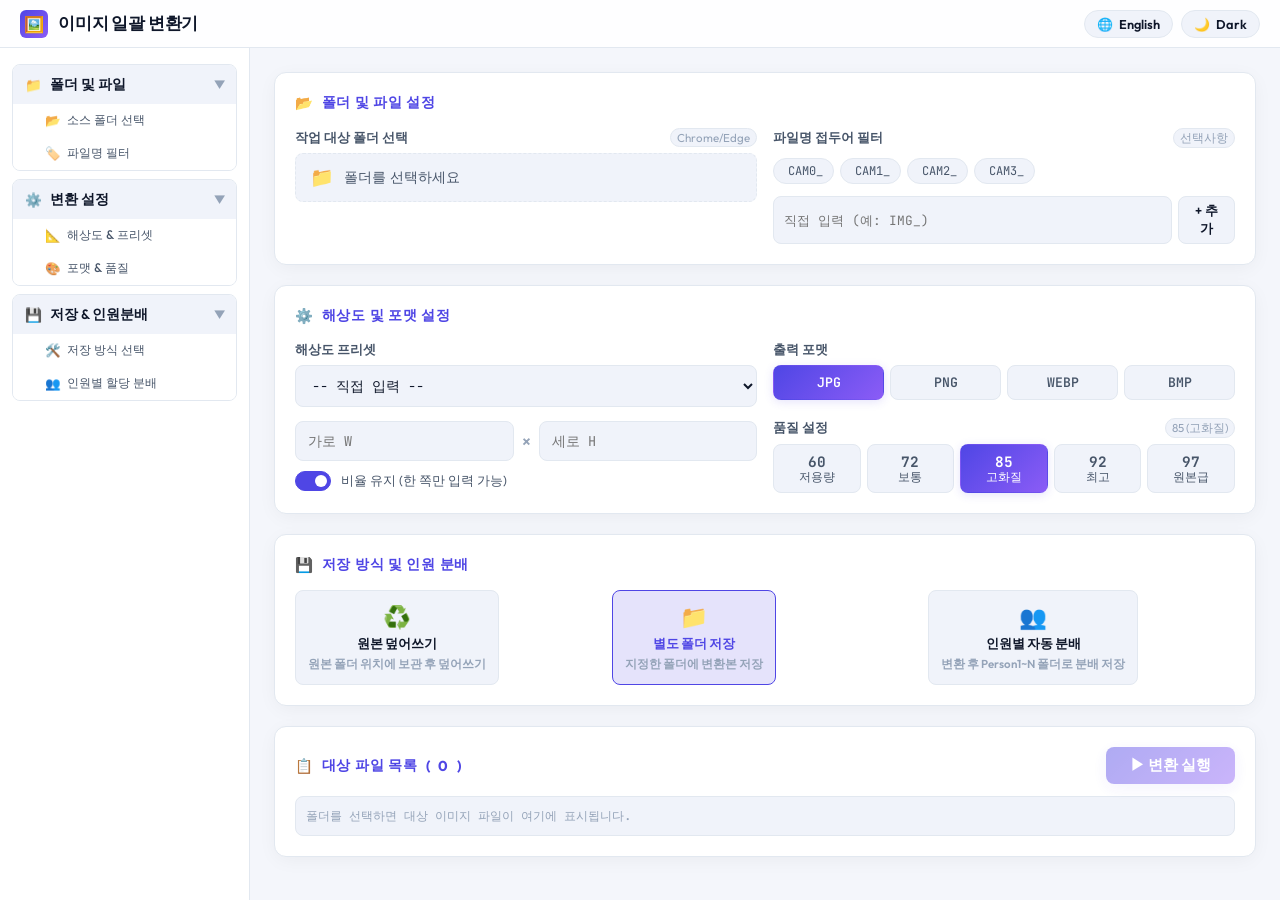
<file: imagetrans2/index.html>
<!DOCTYPE html>
<html lang="ko" data-theme="light">
<head>
  <meta charset="UTF-8" />
  <meta name="viewport" content="width=device-width, initial-scale=1.0" />
  <title>이미지 일괄 변환기 | Batch Image Converter</title>
  <meta name="description" content="폴더 내 이미지를 원하는 해상도·품질·포맷으로 일괄 변환 및 인원별 자동 분배 도구" />
  <link rel="preconnect" href="https://fonts.googleapis.com" />
  <link rel="preconnect" href="https://fonts.gstatic.com" crossorigin />
  <link href="https://fonts.googleapis.com/css2?family=Outfit:wght@300;400;500;600;700&family=JetBrains+Mono:wght@400;500;600&display=swap" rel="stylesheet" />
  <style>
    /* ═══════════════════════════════════════════════
       Theme Variables (Light default & Dark)
    ═══════════════════════════════════════════════ */
    :root, :root[data-theme="light"] {
      --bg-base:      #f4f6fb;
      --bg-surface:   #ffffff;
      --bg-card:      #ffffff;
      --bg-input:     #f0f3fa;
      --border:       #e2e8f0;
      --border-hi:    #6366f1;
      --accent:       #4f46e5;
      --accent-hover: #4338ca;
      --accent-2:     #8b5cf6;
      --accent-glow:  rgba(79, 70, 229, 0.15);
      --success:      #10b981;
      --warning:      #f59e0b;
      --danger:       #ef4444;
      --text-1:       #0f172a;
      --text-2:       #475569;
      --text-3:       #94a3b8;
      --radius:       12px;
      --radius-sm:    8px;
      --shadow:       0 4px 20px -2px rgba(0, 0, 0, 0.05);
      --header-bg:    rgba(255, 255, 255, 0.85);
      --sidebar-bg:   #ffffff;
    }

    :root[data-theme="dark"] {
      --bg-base:      #0b0e17;
      --bg-surface:   #131826;
      --bg-card:      #181e30;
      --bg-input:     #20273d;
      --border:       #2d3550;
      --border-hi:    #6366f1;
      --accent:       #6366f1;
      --accent-hover: #4f46e5;
      --accent-2:     #a855f7;
      --accent-glow:  rgba(99, 102, 241, 0.25);
      --success:      #34d399;
      --warning:      #fbbf24;
      --danger:       #f87171;
      --text-1:       #f8fafc;
      --text-2:       #cbd5e1;
      --text-3:       #64748b;
      --radius:       12px;
      --radius-sm:    8px;
      --shadow:       0 10px 30px rgba(0, 0, 0, 0.4);
      --header-bg:    rgba(19, 24, 38, 0.85);
      --sidebar-bg:   #131826;
    }

    *, *::before, *::after { box-sizing: border-box; margin: 0; padding: 0; }

    body {
      font-family: 'Outfit', sans-serif;
      background: var(--bg-base);
      color: var(--text-1);
      min-height: 100vh;
      display: flex;
      flex-direction: column;
      overflow-x: hidden;
      transition: background 0.25s ease, color 0.25s ease;
    }

    /* ═══════════════════════════════════════════════
       1. Top Header Bar (48px Slim)
    ═══════════════════════════════════════════════ */
    .top-header {
      height: 48px;
      background: var(--header-bg);
      backdrop-filter: blur(12px);
      border-bottom: 1px solid var(--border);
      display: flex;
      align-items: center;
      justify-content: space-between;
      padding: 0 20px;
      position: sticky;
      top: 0;
      z-index: 100;
    }

    .brand-logo {
      display: flex;
      align-items: center;
      gap: 10px;
      font-weight: 700;
      font-size: 1.05rem;
      letter-spacing: -0.01em;
    }

    .brand-logo .logo-icon {
      width: 28px;
      height: 28px;
      background: linear-gradient(135deg, var(--accent), var(--accent-2));
      border-radius: 6px;
      display: flex;
      align-items: center;
      justify-content: center;
      font-size: 16px;
      color: #fff;
    }

    .header-actions {
      display: flex;
      align-items: center;
      gap: 8px;
    }

    .toggle-btn {
      background: var(--bg-input);
      border: 1px solid var(--border);
      color: var(--text-1);
      padding: 5px 12px;
      border-radius: 20px;
      font-size: 0.8rem;
      font-weight: 600;
      font-family: inherit;
      cursor: pointer;
      display: flex;
      align-items: center;
      gap: 6px;
      transition: all 0.2s ease;
    }
    .toggle-btn:hover {
      border-color: var(--accent);
      color: var(--accent);
    }

    /* ═══════════════════════════════════════════════
       2. Layout Grid (Fixed Sidebar + Main Area)
    ═══════════════════════════════════════════════ */
    .app-body {
      display: flex;
      flex: 1;
      min-height: calc(100vh - 48px);
    }

    .sidebar {
      width: 250px;
      background: var(--sidebar-bg);
      border-right: 1px solid var(--border);
      padding: 16px 12px;
      display: flex;
      flex-direction: column;
      gap: 8px;
      position: sticky;
      top: 48px;
      height: calc(100vh - 48px);
      overflow-y: auto;
      flex-shrink: 0;
    }

    .nav-group {
      border: 1px solid var(--border);
      border-radius: var(--radius-sm);
      background: var(--bg-card);
      overflow: hidden;
      transition: border-color 0.2s ease;
    }
    .nav-group.active-group {
      border-color: var(--accent);
    }

    .nav-header {
      width: 100%;
      padding: 10px 12px;
      background: var(--bg-input);
      border: none;
      color: var(--text-1);
      font-family: inherit;
      font-size: 0.85rem;
      font-weight: 600;
      display: flex;
      align-items: center;
      justify-content: space-between;
      cursor: pointer;
      text-align: left;
    }
    .nav-header .title-wrap {
      display: flex;
      align-items: center;
      gap: 8px;
    }
    .nav-header .arrow {
      font-size: 0.75rem;
      transition: transform 0.2s ease;
      color: var(--text-3);
    }
    .nav-group.open .nav-header .arrow {
      transform: rotate(90deg);
    }

    .nav-items {
      max-height: 0;
      overflow: hidden;
      transition: max-height 0.25s ease-out;
      display: flex;
      flex-direction: column;
      background: var(--bg-surface);
    }
    .nav-group.open .nav-items {
      max-height: 300px;
    }

    .nav-item-btn {
      padding: 8px 12px 8px 32px;
      background: transparent;
      border: none;
      color: var(--text-2);
      font-family: inherit;
      font-size: 0.78rem;
      font-weight: 500;
      text-align: left;
      cursor: pointer;
      display: flex;
      align-items: center;
      gap: 6px;
      transition: color 0.15s ease, background 0.15s ease;
    }
    .nav-item-btn:hover {
      color: var(--accent);
      background: var(--accent-glow);
    }

    .main-content {
      flex: 1;
      padding: 24px;
      max-width: 1100px;
      margin: 0 auto;
      width: 100%;
      display: flex;
      flex-direction: column;
      gap: 20px;
    }

    /* ═══════════════════════════════════════════════
       3. Cards & Form Controls
    ═══════════════════════════════════════════════ */
    .card {
      background: var(--bg-card);
      border: 1px solid var(--border);
      border-radius: var(--radius);
      padding: 20px;
      box-shadow: var(--shadow);
      transition: background 0.25s, border-color 0.25s;
    }

    .card-header {
      display: flex;
      align-items: center;
      gap: 8px;
      font-size: 0.9rem;
      font-weight: 700;
      color: var(--accent);
      margin-bottom: 16px;
      text-transform: uppercase;
      letter-spacing: 0.05em;
    }

    .form-grid {
      display: grid;
      grid-template-columns: repeat(auto-fit, minmax(280px, 1fr));
      gap: 16px;
    }

    .form-group {
      display: flex;
      flex-direction: column;
      gap: 6px;
    }

    label {
      font-size: 0.82rem;
      font-weight: 600;
      color: var(--text-2);
      display: flex;
      align-items: center;
      justify-content: space-between;
    }
    label .badge {
      font-size: 0.72rem;
      font-weight: 400;
      background: var(--bg-input);
      border: 1px solid var(--border);
      color: var(--text-3);
      padding: 1px 6px;
      border-radius: 100px;
    }

    input[type="text"],
    input[type="number"],
    select {
      width: 100%;
      background: var(--bg-input);
      border: 1px solid var(--border);
      border-radius: var(--radius-sm);
      color: var(--text-1);
      font-family: 'JetBrains Mono', monospace;
      font-size: 0.85rem;
      padding: 10px 12px;
      outline: none;
      transition: border-color 0.2s, box-shadow 0.2s;
    }
    input[type="text"]:focus,
    input[type="number"]:focus,
    select:focus {
      border-color: var(--accent);
      box-shadow: 0 0 0 3px var(--accent-glow);
    }

    /* Folder Button */
    .folder-btn {
      width: 100%;
      display: flex;
      align-items: center;
      gap: 10px;
      background: var(--bg-input);
      border: 1px dashed var(--border);
      border-radius: var(--radius-sm);
      color: var(--text-2);
      font-size: 0.85rem;
      padding: 12px 14px;
      cursor: pointer;
      transition: all 0.2s ease;
    }
    .folder-btn:hover {
      border-color: var(--accent);
      color: var(--text-1);
      background: var(--bg-surface);
    }
    .folder-path-display {
      font-family: 'JetBrains Mono', monospace;
      font-size: 0.75rem;
      color: var(--success);
      padding: 6px 10px;
      background: rgba(16, 185, 129, 0.08);
      border: 1px solid rgba(16, 185, 129, 0.2);
      border-radius: 6px;
      word-break: break-all;
      margin-top: 4px;
      display: none;
    }
    .folder-path-display.visible { display: block; }

    /* Size Inputs */
    .size-row {
      display: grid;
      grid-template-columns: 1fr auto 1fr;
      gap: 8px;
      align-items: center;
    }
    .size-sep { color: var(--text-3); font-weight: 600; text-align: center; }

    /* Format Selection Pills */
    .format-pills {
      display: grid;
      grid-template-columns: repeat(4, 1fr);
      gap: 6px;
    }
    .fmt-pill {
      background: var(--bg-input);
      border: 1px solid var(--border);
      border-radius: var(--radius-sm);
      color: var(--text-2);
      font-family: 'JetBrains Mono', monospace;
      font-size: 0.82rem;
      font-weight: 600;
      padding: 8px 4px;
      cursor: pointer;
      text-align: center;
      transition: all 0.18s ease;
    }
    .fmt-pill:hover { border-color: var(--accent); color: var(--text-1); }
    .fmt-pill.active {
      background: linear-gradient(135deg, var(--accent), var(--accent-2));
      border-color: transparent;
      color: #ffffff;
      box-shadow: 0 2px 10px var(--accent-glow);
    }

    /* Quality 5 Steps */
    .quality-grid {
      display: grid;
      grid-template-columns: repeat(5, 1fr);
      gap: 6px;
    }
    .q-btn {
      background: var(--bg-input);
      border: 1px solid var(--border);
      border-radius: var(--radius-sm);
      color: var(--text-2);
      font-family: inherit;
      font-size: 0.72rem;
      padding: 8px 2px;
      cursor: pointer;
      text-align: center;
      transition: all 0.18s ease;
      line-height: 1.2;
    }
    .q-btn:hover { border-color: var(--accent); color: var(--text-1); }
    .q-btn.active {
      background: linear-gradient(135deg, var(--accent), var(--accent-2));
      border-color: transparent;
      color: #ffffff;
      box-shadow: 0 2px 10px var(--accent-glow);
    }
    .q-btn .q-num {
      display: block;
      font-family: 'JetBrains Mono', monospace;
      font-size: 0.9rem;
      font-weight: 700;
    }

    /* Toggle Switch */
    .toggle-row {
      display: flex;
      align-items: center;
      gap: 10px;
      margin-top: 4px;
    }
    .toggle-wrap {
      position: relative;
      width: 36px;
      height: 20px;
      flex-shrink: 0;
    }
    .toggle-wrap input { opacity: 0; width: 0; height: 0; position: absolute; }
    .toggle-track {
      position: absolute; inset: 0;
      background: var(--bg-input); border: 1px solid var(--border);
      border-radius: 100px; cursor: pointer; transition: all 0.2s ease;
    }
    .toggle-track::after {
      content: ''; position: absolute;
      width: 12px; height: 12px; top: 3px; left: 3px;
      background: var(--text-3); border-radius: 50%;
      transition: all 0.2s ease;
    }
    .toggle-wrap input:checked + .toggle-track {
      background: var(--accent); border-color: var(--accent);
    }
    .toggle-wrap input:checked + .toggle-track::after {
      transform: translateX(16px); background: #fff;
    }

    /* File Filter Tags */
    .filter-tags {
      display: flex; flex-wrap: wrap; gap: 6px; margin-top: 4px;
    }
    .filter-tag {
      display: inline-flex; align-items: center; gap: 4px;
      background: var(--bg-input); border: 1px solid var(--border);
      border-radius: 100px; padding: 4px 10px;
      font-family: 'JetBrains Mono', monospace;
      font-size: 0.75rem; color: var(--text-2);
      cursor: pointer; transition: all 0.18s ease;
    }
    .filter-tag:hover { border-color: var(--accent); color: var(--text-1); }
    .filter-tag.active {
      background: var(--accent-glow);
      border-color: var(--accent); color: var(--accent);
      font-weight: 600;
    }

    /* Mode Radio Cards */
    .save-mode-grid {
      display: grid;
      grid-template-columns: repeat(auto-fit, minmax(180px, 1fr));
      gap: 10px;
    }
    .save-mode-card {
      cursor: pointer;
      position: relative;
    }
    .save-mode-card input { position: absolute; opacity: 0; width: 0; height: 0; }
    .save-mode-box {
      padding: 12px;
      background: var(--bg-input);
      border: 1px solid var(--border);
      border-radius: var(--radius-sm);
      text-align: center;
      transition: all 0.2s ease;
      display: flex;
      flex-direction: column;
      gap: 4px;
    }
    .save-mode-box .sm-icon { font-size: 1.4rem; }
    .save-mode-box .sm-title { font-size: 0.82rem; font-weight: 700; color: var(--text-1); }
    .save-mode-box .sm-desc { font-size: 0.72rem; color: var(--text-3); line-height: 1.3; }
    .save-mode-card input:checked + .save-mode-box {
      background: var(--accent-glow);
      border-color: var(--accent);
    }
    .save-mode-card input:checked + .save-mode-box .sm-title { color: var(--accent); }

    /* Action Buttons */
    .btn-primary {
      width: 100%;
      padding: 14px;
      font-family: inherit;
      font-size: 0.95rem;
      font-weight: 700;
      color: #ffffff;
      background: linear-gradient(135deg, var(--accent) 0%, var(--accent-2) 100%);
      border: none;
      border-radius: var(--radius-sm);
      cursor: pointer;
      box-shadow: 0 4px 16px var(--accent-glow);
      transition: transform 0.15s ease, box-shadow 0.15s ease, opacity 0.15s ease;
    }
    .btn-primary:hover:not(:disabled) {
      transform: translateY(-2px);
      box-shadow: 0 8px 24px var(--accent-glow);
    }
    .btn-primary:disabled { opacity: 0.45; cursor: not-allowed; }

    /* File List & Allocation Preview */
    .file-preview-list {
      background: var(--bg-input);
      border: 1px solid var(--border);
      border-radius: var(--radius-sm);
      max-height: 200px;
      overflow-y: auto;
      font-family: 'JetBrains Mono', monospace;
      font-size: 0.78rem;
      padding: 10px;
      color: var(--text-2);
      display: flex;
      flex-direction: column;
      gap: 4px;
    }
    .person-alloc-grid {
      display: grid;
      grid-template-columns: repeat(auto-fill, minmax(220px, 1fr));
      gap: 10px;
      margin-top: 10px;
    }
    .person-card {
      background: var(--bg-input);
      border: 1px solid var(--border);
      border-radius: var(--radius-sm);
      padding: 10px 12px;
      font-size: 0.78rem;
    }
    .person-card-title {
      font-weight: 700;
      color: var(--accent);
      margin-bottom: 6px;
      display: flex;
      justify-content: space-between;
    }

    /* Progress & Summary */
    .progress-bar-bg {
      height: 8px;
      background: var(--bg-input);
      border-radius: 100px;
      overflow: hidden;
      margin: 8px 0;
    }
    .progress-bar-fill {
      height: 100%;
      background: linear-gradient(90deg, var(--accent), var(--accent-2));
      width: 0%;
      transition: width 0.25s ease;
    }

    .stats-row {
      display: grid;
      grid-template-columns: repeat(3, 1fr);
      gap: 12px;
      margin-bottom: 14px;
    }
    .stat-card {
      background: var(--bg-input);
      border: 1px solid var(--border);
      border-radius: var(--radius-sm);
      padding: 12px;
      text-align: center;
    }
    .stat-card .val {
      font-family: 'JetBrains Mono', monospace;
      font-size: 1.5rem;
      font-weight: 700;
    }
    .stat-card .lbl { font-size: 0.72rem; color: var(--text-3); margin-top: 2px; }
  </style>
</head>
<body>

  <!-- 1. Top Slim Header -->
  <header class="top-header">
    <div class="brand-logo">
      <div class="logo-icon">🖼️</div>
      <span id="appTitle">이미지 일괄 변환기</span>
    </div>
    <div class="header-actions">
      <button class="toggle-btn" id="langToggleBtn" onclick="toggleLanguage()">
        🌐 <span id="langLabel">English</span>
      </button>
      <button class="toggle-btn" id="themeToggleBtn" onclick="toggleTheme()">
        <span id="themeIcon">🌙</span> <span id="themeLabel">Dark</span>
      </button>
    </div>
  </header>

  <!-- 2. Main App Body -->
  <div class="app-body">

    <!-- Sidebar Navigation -->
    <aside class="sidebar">

      <div class="nav-group open" id="navGroup1">
        <button class="nav-header" onclick="toggleNav('navGroup1')">
          <span class="title-wrap">📁 <span data-i18n="nav1">폴더 및 파일</span></span>
          <span class="arrow">▶</span>
        </button>
        <div class="nav-items">
          <button class="nav-item-btn" onclick="scrollToSection('secFolder')">📂 <span data-i18n="nav1_1">소스 폴더 선택</span></button>
          <button class="nav-item-btn" onclick="scrollToSection('secFilter')">🏷️ <span data-i18n="nav1_2">파일명 필터</span></button>
        </div>
      </div>

      <div class="nav-group open" id="navGroup2">
        <button class="nav-header" onclick="toggleNav('navGroup2')">
          <span class="title-wrap">⚙️ <span data-i18n="nav2">변환 설정</span></span>
          <span class="arrow">▶</span>
        </button>
        <div class="nav-items">
          <button class="nav-item-btn" onclick="scrollToSection('secSize')">📐 <span data-i18n="nav2_1">해상도 & 프리셋</span></button>
          <button class="nav-item-btn" onclick="scrollToSection('secFormat')">🎨 <span data-i18n="nav2_2">포맷 & 품질</span></button>
        </div>
      </div>

      <div class="nav-group open" id="navGroup3">
        <button class="nav-header" onclick="toggleNav('navGroup3')">
          <span class="title-wrap">💾 <span data-i18n="nav3">저장 & 인원분배</span></span>
          <span class="arrow">▶</span>
        </button>
        <div class="nav-items">
          <button class="nav-item-btn" onclick="scrollToSection('secSaveMode')">🛠️ <span data-i18n="nav3_1">저장 방식 선택</span></button>
          <button class="nav-item-btn" onclick="scrollToSection('secAlloc')">👥 <span data-i18n="nav3_2">인원별 할당 분배</span></button>
        </div>
      </div>

    </aside>

    <!-- Main Content Area -->
    <main class="main-content">

      <!-- Section 1: Folder & File Filter -->
      <section class="card" id="secFolder">
        <div class="card-header">📂 <span data-i18n="sec1_title">폴더 및 파일 설정</span></div>
        <div class="form-grid">

          <div class="form-group">
            <label><span data-i18n="lbl_select_folder">작업 대상 폴더 선택</span> <span class="badge">Chrome/Edge</span></label>
            <button class="folder-btn" onclick="selectSourceFolder()">
              <span style="font-size:1.2rem">📁</span>
              <span id="srcFolderText" data-i18n="btn_choose_folder">폴더를 선택하세요</span>
            </button>
            <div class="folder-path-display" id="srcFolderPathDisplay"></div>
          </div>

          <div class="form-group" id="secFilter">
            <label><span data-i18n="lbl_file_filter">파일명 접두어 필터</span> <span class="badge" data-i18n="lbl_optional">선택사항</span></label>
            <div class="filter-tags" id="filterTags">
              <span class="filter-tag" data-prefix="CAM0_" onclick="toggleFilter(this)"><span class="dot"></span>CAM0_</span>
              <span class="filter-tag" data-prefix="CAM1_" onclick="toggleFilter(this)"><span class="dot"></span>CAM1_</span>
              <span class="filter-tag" data-prefix="CAM2_" onclick="toggleFilter(this)"><span class="dot"></span>CAM2_</span>
              <span class="filter-tag" data-prefix="CAM3_" onclick="toggleFilter(this)"><span class="dot"></span>CAM3_</span>
            </div>
            <div style="display:flex;gap:6px;margin-top:6px;">
              <input type="text" id="customFilterInput" placeholder="직접 입력 (예: IMG_)" style="padding:6px 10px;font-size:0.8rem;" />
              <button class="toggle-btn" onclick="addCustomFilter()" style="border-radius:var(--radius-sm);" data-i18n="btn_add">+ 추가</button>
            </div>
          </div>

        </div>
      </section>

      <!-- Section 2: Size, Format, Quality -->
      <section class="card" id="secSize">
        <div class="card-header">⚙️ <span data-i18n="sec2_title">해상도 및 포맷 설정</span></div>
        <div class="form-grid">

          <!-- Resolution -->
          <div class="form-group">
            <label><span data-i18n="lbl_preset">해상도 프리셋</span></label>
            <select id="sizePresetSelect" onchange="applyPreset(this.value)">
              <option value="" data-i18n="opt_custom">-- 직접 입력 --</option>
              <option value="1920,1080">📺 Full HD (1920 × 1080)</option>
              <option value="1280,720">🖥 HD (1280 × 720)</option>
              <option value="1024,768">🖼 XGA (1024 × 768)</option>
              <option value="800,600">📷 SVGA (800 × 600)</option>
              <option value="640,480">🔲 VGA (640 × 480)</option>
            </select>
            <div class="size-row" style="margin-top:8px;">
              <input type="number" id="inWidth" placeholder="가로 W" min="1" max="99999" />
              <span class="size-sep">×</span>
              <input type="number" id="inHeight" placeholder="세로 H" min="1" max="99999" />
            </div>
            <div class="toggle-row">
              <label class="toggle-wrap">
                <input type="checkbox" id="chkAspect" checked />
                <span class="toggle-track"></span>
              </label>
              <span style="font-size:0.8rem;color:var(--text-2);" data-i18n="lbl_keep_aspect">비율 유지</span>
            </div>
          </div>

          <!-- Format & Quality -->
          <div class="form-group" id="secFormat">
            <label><span data-i18n="lbl_format">출력 포맷</span></label>
            <div class="format-pills">
              <button class="fmt-pill active" data-fmt="jpg" onclick="selectFormat('jpg')">JPG</button>
              <button class="fmt-pill" data-fmt="png" onclick="selectFormat('png')">PNG</button>
              <button class="fmt-pill" data-fmt="webp" onclick="selectFormat('webp')">WEBP</button>
              <button class="fmt-pill" data-fmt="bmp" onclick="selectFormat('bmp')">BMP</button>
            </div>

            <label style="margin-top:12px;"><span data-i18n="lbl_quality">품질 설정</span> <span class="badge" id="qualityLabelBadge">85 (고화질)</span></label>
            <div class="quality-grid">
              <button class="q-btn" data-q="60" onclick="selectQuality(this)"><span class="q-num">60</span><span data-i18n="q_low">저용량</span></button>
              <button class="q-btn" data-q="72" onclick="selectQuality(this)"><span class="q-num">72</span><span data-i18n="q_mid">보통</span></button>
              <button class="q-btn active" data-q="85" onclick="selectQuality(this)"><span class="q-num">85</span><span data-i18n="q_high">고화질</span></button>
              <button class="q-btn" data-q="92" onclick="selectQuality(this)"><span class="q-num">92</span><span data-i18n="q_veryhigh">최고</span></button>
              <button class="q-btn" data-q="97" onclick="selectQuality(this)"><span class="q-num">97</span><span data-i18n="q_max">원본급</span></button>
            </div>
            <input type="hidden" id="selectedQualityVal" value="85" />
            <input type="hidden" id="selectedFormatVal" value="jpg" />
          </div>

        </div>
      </section>

      <!-- Section 3: Save Mode & Person Allocation -->
      <section class="card" id="secSaveMode">
        <div class="card-header">💾 <span data-i18n="sec3_title">저장 방식 및 인원 분배</span></div>

        <div class="save-mode-grid">
          <label class="save-mode-card">
            <input type="radio" name="saveMode" id="modeOverwrite" value="overwrite" onchange="onSaveModeChange()" />
            <div class="save-mode-box">
              <span class="sm-icon">♻️</span>
              <span class="sm-title" data-i18n="mode_overwrite_title">원본 덮어쓰기</span>
              <span class="sm-desc" data-i18n="mode_overwrite_desc">원본 폴더 위치에 보관 후 덮어쓰기</span>
            </div>
          </label>

          <label class="save-mode-card">
            <input type="radio" name="saveMode" id="modeSeparate" value="separate" checked onchange="onSaveModeChange()" />
            <div class="save-mode-box">
              <span class="sm-icon">📁</span>
              <span class="sm-title" data-i18n="mode_separate_title">별도 폴더 저장</span>
              <span class="sm-desc" data-i18n="mode_separate_desc">지정한 폴더에 변환본 저장</span>
            </div>
          </label>

          <label class="save-mode-card" id="secAlloc">
            <input type="radio" name="saveMode" id="modeAlloc" value="alloc" onchange="onSaveModeChange()" />
            <div class="save-mode-box">
              <span class="sm-icon">👥</span>
              <span class="sm-title" data-i18n="mode_alloc_title">인원별 자동 분배</span>
              <span class="sm-desc" data-i18n="mode_alloc_desc">변환 후 Person1~N 폴더로 분배 저장</span>
            </div>
          </label>
        </div>

        <!-- Dynamic Controls per Mode -->
        <div style="margin-top:16px; display:none;" id="boxSeparate">
          <label><span data-i18n="lbl_out_folder">출력 저장 폴더</span></label>
          <button class="folder-btn" onclick="selectOutputFolder()">
            <span style="font-size:1.2rem">📂</span>
            <span id="outFolderText" data-i18n="btn_choose_out_folder">출력 폴더 선택</span>
          </button>
          <div class="folder-path-display" id="outFolderPathDisplay"></div>
        </div>

        <div style="margin-top:16px; display:none;" id="boxAlloc">
          <div style="display:flex;gap:12px;align-items:center;">
            <div style="flex:1;">
              <label><span data-i18n="lbl_person_count">작업 인원 수</span></label>
              <input type="number" id="inPersonCount" value="3" min="1" max="50" oninput="updateAllocationPreview()" />
            </div>
            <div style="flex:2;">
              <label><span data-i18n="lbl_alloc_out_folder">분배 저장 위치</span></label>
              <button class="folder-btn" onclick="selectOutputFolder()">
                <span>📂</span>
                <span id="allocFolderText" data-i18n="btn_choose_out_folder">출력 폴더 선택</span>
              </button>
            </div>
          </div>
          <div class="person-alloc-grid" id="personAllocGrid"></div>
        </div>

      </section>

      <!-- Section 4: File List & Action -->
      <section class="card">
        <div style="display:flex;justify-content:space-between;align-items:center;margin-bottom:12px;">
          <div class="card-header" style="margin-bottom:0;">📋 <span data-i18n="sec4_title">대상 파일 목록</span> (<span id="fileCountText">0</span>)</div>
          <button class="btn-primary" id="btnStart" disabled onclick="startConversion()" style="width:auto;padding:8px 24px;">
            ▶ <span data-i18n="btn_start">변환 실행</span>
          </button>
        </div>

        <div class="file-preview-list" id="fileListContainer">
          <span style="color:var(--text-3);" data-i18n="msg_no_files">폴더를 선택하면 대상 이미지 파일이 여기에 표시됩니다.</span>
        </div>

        <!-- Progress Box -->
        <div id="progressBox" style="display:none;margin-top:16px;">
          <div style="display:flex;justify-content:space-between;font-size:0.82rem;font-weight:600;">
            <span id="progCurrentFile">처리 중...</span>
            <span id="progPct" style="color:var(--accent);font-family:'JetBrains Mono',monospace;">0%</span>
          </div>
          <div class="progress-bar-bg">
            <div class="progress-bar-fill" id="progFill"></div>
          </div>
        </div>

        <!-- Result Summary -->
        <div id="summaryBox" style="display:none;margin-top:16px;">
          <div class="stats-row">
            <div class="stat-card" style="color:var(--success);">
              <div class="val" id="statOk">0</div>
              <div class="lbl" data-i18n="stat_success">성공</div>
            </div>
            <div class="stat-card" style="color:var(--danger);">
              <div class="val" id="statFail">0</div>
              <div class="lbl" data-i18n="stat_fail">실패</div>
            </div>
            <div class="stat-card" style="color:var(--accent);">
              <div class="val" id="statSaving">0%</div>
              <div class="lbl" data-i18n="stat_saved">용량 절감률</div>
            </div>
          </div>
        </div>

      </section>

    </main>

  </div>

  <!-- ═══════════════════════════════════════════════
     JavaScript App Logic
  ═══════════════════════════════════════════════ -->
  <script>
    // App State
    let currentLang = 'ko';
    let currentTheme = 'light';
    let srcDirHandle = null;
    let outDirHandle = null;
    let imageFiles = [];
    let activeFilters = new Set();
    let totalBeforeSize = 0;
    let totalAfterSize = 0;

    // i18n Translations
    const i18n = {
      ko: {
        appTitle: "이미지 일괄 변환기",
        nav1: "폴더 및 파일", nav1_1: "소스 폴더 선택", nav1_2: "파일명 필터",
        nav2: "변환 설정", nav2_1: "해상도 & 프리셋", nav2_2: "포맷 & 품질",
        nav3: "저장 & 인원분배", nav3_1: "저장 방식 선택", nav3_2: "인원별 할당 분배",
        sec1_title: "폴더 및 파일 설정", lbl_select_folder: "작업 대상 폴더 선택", btn_choose_folder: "폴더를 선택하세요",
        lbl_file_filter: "파일명 접두어 필터", lbl_optional: "선택사항", btn_add: "+ 추가",
        sec2_title: "해상도 및 포맷 설정", lbl_preset: "해상도 프리셋", opt_custom: "-- 직접 입력 --",
        lbl_keep_aspect: "비율 유지 (한 쪽만 입력 가능)", lbl_format: "출력 포맷", lbl_quality: "품질 설정",
        q_low: "저용량", q_mid: "보통", q_high: "고화질", q_veryhigh: "최고", q_max: "원본급",
        sec3_title: "저장 방식 및 인원 분배", mode_overwrite_title: "원본 덮어쓰기", mode_overwrite_desc: "원본 폴더 위치에 보관 후 덮어쓰기",
        mode_separate_title: "별도 폴더 저장", mode_separate_desc: "지정한 폴더에 변환본 저장",
        mode_alloc_title: "인원별 자동 분배", mode_alloc_desc: "변환 후 Person1~N 폴더로 분배 저장",
        lbl_out_folder: "출력 저장 폴더", btn_choose_out_folder: "출력 폴더 선택",
        lbl_person_count: "작업 인원 수", lbl_alloc_out_folder: "분배 저장 위치",
        sec4_title: "대상 파일 목록", btn_start: "변환 실행", msg_no_files: "폴더를 선택하면 대상 이미지 파일이 여기에 표시됩니다.",
        stat_success: "성공", stat_fail: "실패", stat_saved: "용량 절감률"
      },
      en: {
        appTitle: "Batch Image Converter",
        nav1: "Folder & Files", nav1_1: "Select Source Folder", nav1_2: "Filename Filter",
        nav2: "Conversion Settings", nav2_1: "Resolution & Presets", nav2_2: "Format & Quality",
        nav3: "Save & Allocation", nav3_1: "Select Save Mode", nav3_2: "Person Allocation",
        sec1_title: "Folder & File Settings", lbl_select_folder: "Select Source Folder", btn_choose_folder: "Choose Folder",
        lbl_file_filter: "Filename Prefix Filter", lbl_optional: "Optional", btn_add: "+ Add",
        sec2_title: "Resolution & Format Settings", lbl_preset: "Resolution Presets", opt_custom: "-- Custom Input --",
        lbl_keep_aspect: "Keep Aspect Ratio", lbl_format: "Output Format", lbl_quality: "Quality Setting",
        q_low: "Low", q_mid: "Mid", q_high: "High", q_veryhigh: "Top", q_max: "Max",
        sec3_title: "Save Mode & Person Allocation", mode_overwrite_title: "Overwrite Original", mode_overwrite_desc: "Backup and overwrite in original folder",
        mode_separate_title: "Save to Separate Folder", mode_separate_desc: "Save converted images to specified folder",
        mode_alloc_title: "Auto Distribute by Person", mode_alloc_desc: "Convert & distribute to Person1~N folders",
        lbl_out_folder: "Output Folder", btn_choose_out_folder: "Choose Output Folder",
        lbl_person_count: "Number of Persons", lbl_alloc_out_folder: "Allocation Output Path",
        sec4_title: "Target File List", btn_start: "Start Conversion", msg_no_files: "Select a folder to display matching images here.",
        stat_success: "Success", stat_fail: "Failed", stat_saved: "Size Reduction"
      }
    };

    // DOM Ready Initialization
    document.addEventListener('DOMContentLoaded', () => {
      // Restore Theme & Lang
      const savedTheme = localStorage.getItem('theme') || 'light';
      setTheme(savedTheme);
      const savedLang = localStorage.getItem('lang') || 'ko';
      setLanguage(savedLang);
    });

    // Theme Switcher
    function toggleTheme() {
      setTheme(currentTheme === 'light' ? 'dark' : 'light');
    }
    function setTheme(theme) {
      currentTheme = theme;
      document.documentElement.setAttribute('data-theme', theme);
      localStorage.setItem('theme', theme);
      document.getElementById('themeIcon').textContent = theme === 'light' ? '🌙' : '☀️';
      document.getElementById('themeLabel').textContent = theme === 'light' ? 'Dark' : 'Light';
    }

    // Language Switcher
    function toggleLanguage() {
      setLanguage(currentLang === 'ko' ? 'en' : 'ko');
    }
    function setLanguage(lang) {
      currentLang = lang;
      localStorage.setItem('lang', lang);
      document.getElementById('langLabel').textContent = lang === 'ko' ? 'English' : '한국어';
      
      // Update UI Text
      document.querySelectorAll('[data-i18n]').forEach(el => {
        const key = el.getAttribute('data-i18n');
        if (i18n[lang][key]) {
          el.textContent = i18n[lang][key];
        }
      });
    }

    // Navigation Accordion & Smooth Scroll
    function toggleNav(id) {
      document.getElementById(id).classList.toggle('open');
    }
    function scrollToSection(secId) {
      const el = document.getElementById(secId);
      if (el) el.scrollIntoView({ behavior: 'smooth', block: 'start' });
    }

    // Source Folder Selection
    async function selectSourceFolder() {
      try {
        srcDirHandle = await window.showDirectoryPicker({ mode: 'readwrite' });
        document.getElementById('srcFolderText').textContent = '📁 ' + srcDirHandle.name;
        const display = document.getElementById('srcFolderPathDisplay');
        display.textContent = srcDirHandle.name;
        display.classList.add('visible');

        await scanImageFiles();
      } catch (e) {
        if (e.name !== 'AbortError') alert('Error selecting folder: ' + e.message);
      }
    }

    // Output Folder Selection
    async function selectOutputFolder() {
      try {
        outDirHandle = await window.showDirectoryPicker({ mode: 'readwrite' });
        const name = '📁 ' + outDirHandle.name;
        document.getElementById('outFolderText').textContent = name;
        document.getElementById('allocFolderText').textContent = name;
        const display = document.getElementById('outFolderPathDisplay');
        display.textContent = outDirHandle.name;
        display.classList.add('visible');
      } catch (e) {
        if (e.name !== 'AbortError') alert('Error selecting output folder: ' + e.message);
      }
    }

    // Filter Logic
    function toggleFilter(el) {
      const prefix = el.getAttribute('data-prefix');
      if (activeFilters.has(prefix)) {
        activeFilters.delete(prefix);
        el.classList.remove('active');
      } else {
        activeFilters.add(prefix);
        el.classList.add('active');
      }
      if (srcDirHandle) scanImageFiles();
    }

    function addCustomFilter() {
      const input = document.getElementById('customFilterInput');
      const val = input.value.trim();
      if (!val) return;
      
      const tag = document.createElement('span');
      tag.className = 'filter-tag active';
      tag.setAttribute('data-prefix', val);
      tag.innerHTML = `<span class="dot"></span>${val}`;
      tag.onclick = () => toggleFilter(tag);
      document.getElementById('filterTags').appendChild(tag);
      
      activeFilters.add(val);
      input.value = '';
      if (srcDirHandle) scanImageFiles();
    }

    function matchesFilter(filename) {
      if (activeFilters.size === 0) return true;
      const lower = filename.toLowerCase();
      for (const prefix of activeFilters) {
        if (lower.startsWith(prefix.toLowerCase())) return true;
      }
      return false;
    }

    // Image Scanning
    async function scanImageFiles() {
      imageFiles = [];
      totalBeforeSize = 0;
      await collectFilesRecursive(srcDirHandle, '');
      
      document.getElementById('fileCountText').textContent = imageFiles.length;
      document.getElementById('btnStart').disabled = imageFiles.length === 0;

      renderFileList();
      updateAllocationPreview();
    }

    async function collectFilesRecursive(dirHandle, relPath) {
      for await (const [name, handle] of dirHandle.entries()) {
        if (handle.kind === 'directory') {
          if (name === '_backup' || (outDirHandle && name === outDirHandle.name)) continue;
          await collectFilesRecursive(handle, relPath ? relPath + '/' + name : name);
        } else if (handle.kind === 'file') {
          const lower = name.toLowerCase();
          if ((lower.endsWith('.jpg') || lower.endsWith('.jpeg') || lower.endsWith('.png') || lower.endsWith('.webp') || lower.endsWith('.bmp')) && matchesFilter(name)) {
            const file = await handle.getFile();
            totalBeforeSize += file.size;
            imageFiles.push({
              name,
              relPath: relPath || '',
              handle,
              dirHandle,
              size: file.size
            });
          }
        }
      }
    }

    function renderFileList() {
      const container = document.getElementById('fileListContainer');
      if (imageFiles.length === 0) {
        container.innerHTML = `<span style="color:var(--text-3);">${i18n[currentLang].msg_no_files}</span>`;
        return;
      }
      container.innerHTML = imageFiles.map(f => `
        <div style="display:flex;justify-content:space-between;">
          <span>🖼️ ${f.name} <small style="color:var(--text-3);">(${f.relPath || 'root'})</small></span>
          <span>${(f.size / 1024).toFixed(1)} KB</span>
        </div>
      `).join('');
    }

    // Save Mode Switcher
    function onSaveModeChange() {
      const mode = document.querySelector('input[name="saveMode"]:checked').value;
      document.getElementById('boxSeparate').style.display = mode === 'separate' ? 'block' : 'none';
      document.getElementById('boxAlloc').style.display = mode === 'alloc' ? 'block' : 'none';
      if (mode === 'alloc') updateAllocationPreview();
    }

    // Person Allocation Preview
    function updateAllocationPreview() {
      const mode = document.querySelector('input[name="saveMode"]:checked').value;
      if (mode !== 'alloc') return;

      const personCount = Math.max(1, parseInt(document.getElementById('inPersonCount').value) || 1);
      const grid = document.getElementById('personAllocGrid');
      grid.innerHTML = '';

      const personBuckets = Array.from({ length: personCount }, () => []);
      imageFiles.forEach((file, idx) => {
        personBuckets[idx % personCount].push(file);
      });

      personBuckets.forEach((files, i) => {
        const card = document.createElement('div');
        card.className = 'person-card';
        card.innerHTML = `
          <div class="person-card-title">
            <span>👤 Person ${i + 1}</span>
            <span>${files.length} items</span>
          </div>
          <div style="color:var(--text-3);font-size:0.72rem;max-height:80px;overflow-y:auto;">
            ${files.map(f => f.name).join('<br>') || '<em>No items</em>'}
          </div>
        `;
        grid.appendChild(card);
      });
    }

    // Preset & Format Controls
    function applyPreset(val) {
      if (!val) return;
      const [w, h] = val.split(',');
      document.getElementById('inWidth').value = w;
      document.getElementById('inHeight').value = h;
    }

    function selectFormat(fmt) {
      document.querySelectorAll('.fmt-pill').forEach(b => b.classList.remove('active'));
      document.querySelector(`.fmt-pill[data-fmt="${fmt}"]`).classList.add('active');
      document.getElementById('selectedFormatVal').value = fmt;
    }

    function selectQuality(btn) {
      document.querySelectorAll('.q-btn').forEach(b => b.classList.remove('active'));
      btn.classList.add('active');
      const q = btn.getAttribute('data-q');
      document.getElementById('selectedQualityVal').value = q;
      document.getElementById('qualityLabelBadge').textContent = `${q}`;
    }

    // Canvas BMP Manual Encoder (24-bit RGB)
    function encodeBMP(imageData) {
      const width = imageData.width;
      const height = imageData.height;
      const data = imageData.data;
      const padding = (4 - (width * 3) % 4) % 4;
      const fileSize = 54 + (width * 3 + padding) * height;

      const buffer = new ArrayBuffer(fileSize);
      const view = new DataView(buffer);

      // BMP Header
      view.setUint16(0, 0x4D42, true); // "BM"
      view.setUint32(2, fileSize, true);
      view.setUint32(6, 0, true);
      view.setUint32(10, 54, true); // Data offset

      // DIB Header
      view.setUint32(14, 40, true);
      view.setInt32(18, width, true);
      view.setInt32(22, -height, true); // top-down
      view.setUint16(26, 1, true); // Planes
      view.setUint16(28, 24, true); // 24-bit
      view.setUint32(30, 0, true); // No compression
      view.setUint32(34, (width * 3 + padding) * height, true);

      let offset = 54;
      for (let y = 0; y < height; y++) {
        for (let x = 0; x < width; x++) {
          const idx = (y * width + x) * 4;
          view.setUint8(offset++, data[idx + 2]); // B
          view.setUint8(offset++, data[idx + 1]); // G
          view.setUint8(offset++, data[idx]);     // R
        }
        for (let p = 0; p < padding; p++) view.setUint8(offset++, 0);
      }

      return new Blob([buffer], { type: 'image/bmp' });
    }

    // Main Conversion Engine
    async function startConversion() {
      const targetW = parseInt(document.getElementById('inWidth').value) || 0;
      const targetH = parseInt(document.getElementById('inHeight').value) || 0;
      const format = document.getElementById('selectedFormatVal').value;
      const quality = parseInt(document.getElementById('selectedQualityVal').value) / 100;
      const keepAR = document.getElementById('chkAspect').checked;
      const mode = document.querySelector('input[name="saveMode"]:checked').value;

      if (imageFiles.length > 2000) {
        alert('한 번에 최대 2,000개 파일까지 처리할 수 있습니다. 작업을 나누어 주세요.');
        return;
      }
      if (mode === 'overwrite') {
        const first = confirm(`원본 ${imageFiles.length}개를 변경하려고 합니다. 원본은 _backup 폴더에 보관됩니다. 계속하시겠습니까?`);
        if (!first || !confirm('원본 덮어쓰기는 되돌리기 어려울 수 있습니다. 정말 실행하시겠습니까?')) return;
      }

      if (mode !== 'overwrite' && !outDirHandle) {
        alert('출력 저장 폴더를 선택해주세요.');
        return;
      }

      document.getElementById('btnStart').disabled = true;
      document.getElementById('progressBox').style.display = 'block';
      document.getElementById('summaryBox').style.display = 'none';

      let okCount = 0;
      let failCount = 0;
      const conversionReport = [];
      totalAfterSize = 0;

      const personCount = Math.max(1, parseInt(document.getElementById('inPersonCount').value) || 1);

      for (let i = 0; i < imageFiles.length; i++) {
        const fileObj = imageFiles[i];
        const pct = Math.round(((i + 1) / imageFiles.length) * 100);
        document.getElementById('progCurrentFile').textContent = `[${i + 1}/${imageFiles.length}] ${fileObj.name}`;
        document.getElementById('progPct').textContent = `${pct}%`;
        document.getElementById('progFill').style.width = `${pct}%`;

        try {
          const file = await fileObj.handle.getFile();
          const imgBitmap = await createImageBitmap(file);

          let outW = targetW;
          let outH = targetH;
          const srcW = imgBitmap.width;
          const srcH = imgBitmap.height;

          if (srcW * srcH > 100000000) {
            imgBitmap.close();
            throw new Error('100MP를 초과한 이미지는 안전을 위해 건너뜁니다.');
          }

          if (keepAR) {
            if (outW && !outH) outH = Math.round((srcH / srcW) * outW);
            else if (outH && !outW) outW = Math.round((srcW / srcH) * outH);
            else if (outW && outH) {
              const scale = Math.min(outW / srcW, outH / srcH);
              outW = Math.round(srcW * scale);
              outH = Math.round(srcH * scale);
            }
          }
          if (!outW) outW = srcW;
          if (!outH) outH = srcH;

          // OffscreenCanvas Rendering
          const canvas = new OffscreenCanvas(outW, outH);
          const ctx = canvas.getContext('2d');
          ctx.drawImage(imgBitmap, 0, 0, outW, outH);
          imgBitmap.close();

          let blob;
          if (format === 'bmp') {
            const imgData = ctx.getImageData(0, 0, outW, outH);
            blob = encodeBMP(imgData);
          } else {
            const mimeType = format === 'png' ? 'image/png' : format === 'webp' ? 'image/webp' : 'image/jpeg';
            blob = await canvas.convertToBlob({ type: mimeType, quality });
          }

          totalAfterSize += blob.size;

          // Output Filename Generation
          const baseName = fileObj.name.substring(0, fileObj.name.lastIndexOf('.')) || fileObj.name;
          const outName = `${baseName}.${format}`;

          if (mode === 'overwrite') {
            // Backup Original
            const backupDir = await fileObj.dirHandle.getDirectoryHandle('_backup', { create: true });
            const backupHandle = await backupDir.getFileHandle(fileObj.name, { create: true });
            const backupWritable = await backupHandle.createWritable();
            await backupWritable.write(await file.arrayBuffer());
            await backupWritable.close();

            // Write Overwrite (or new format)
            const newHandle = await fileObj.dirHandle.getFileHandle(outName, { create: true });
            const writable = await newHandle.createWritable();
            await writable.write(blob);
            await writable.close();
          } else if (mode === 'separate') {
            let targetDir = outDirHandle;
            if (fileObj.relPath) {
              const parts = fileObj.relPath.split('/').filter(Boolean);
              for (const p of parts) targetDir = await targetDir.getDirectoryHandle(p, { create: true });
            }
            const outHandle = await targetDir.getFileHandle(outName, { create: true });
            const writable = await outHandle.createWritable();
            await writable.write(blob);
            await writable.close();
          } else if (mode === 'alloc') {
            const personIdx = (i % personCount) + 1;
            const personDir = await outDirHandle.getDirectoryHandle(`Person${personIdx}`, { create: true });
            const outHandle = await personDir.getFileHandle(outName, { create: true });
            const writable = await outHandle.createWritable();
            await writable.write(blob);
            await writable.close();
          }

          okCount++;
          conversionReport.push({ file: fileObj.name, status: 'success', beforeBytes: file.size, afterBytes: blob.size, source: `${srcW}x${srcH}`, output: `${outW}x${outH}`, format });
        } catch (e) {
          console.error(e);
          failCount++;
          conversionReport.push({ file: fileObj.name, status: 'failed', reason: String(e && e.message ? e.message : e) });
        }
      }

      // Summary
      document.getElementById('statOk').textContent = okCount;
      document.getElementById('statFail').textContent = failCount;
      const savedPct = totalBeforeSize > 0 ? Math.round(((totalBeforeSize - totalAfterSize) / totalBeforeSize) * 100) : 0;
      document.getElementById('statSaving').textContent = `${savedPct}%`;

      document.getElementById('summaryBox').style.display = 'block';
      document.getElementById('btnStart').disabled = false;
      const reportBlob = new Blob([JSON.stringify({ appVersion: '1.4.0', releaseDate: '2026-06-16', generatedAt: new Date().toISOString(), mode, files: conversionReport }, null, 2)], { type: 'application/json' });
      const reportLink = document.createElement('a');
      reportLink.href = URL.createObjectURL(reportBlob);
      reportLink.download = `image-conversion-report-${Date.now()}.json`;
      reportLink.textContent = '변환 결과 리포트 다운로드';
      reportLink.style.cssText = 'display:inline-block;margin-top:12px;color:var(--accent);font-weight:700';
      reportLink.addEventListener('click', () => setTimeout(() => URL.revokeObjectURL(reportLink.href), 1000), { once: true });
      document.getElementById('summaryBox').appendChild(reportLink);
    }
  </script>
</body>
</html>
</file>
